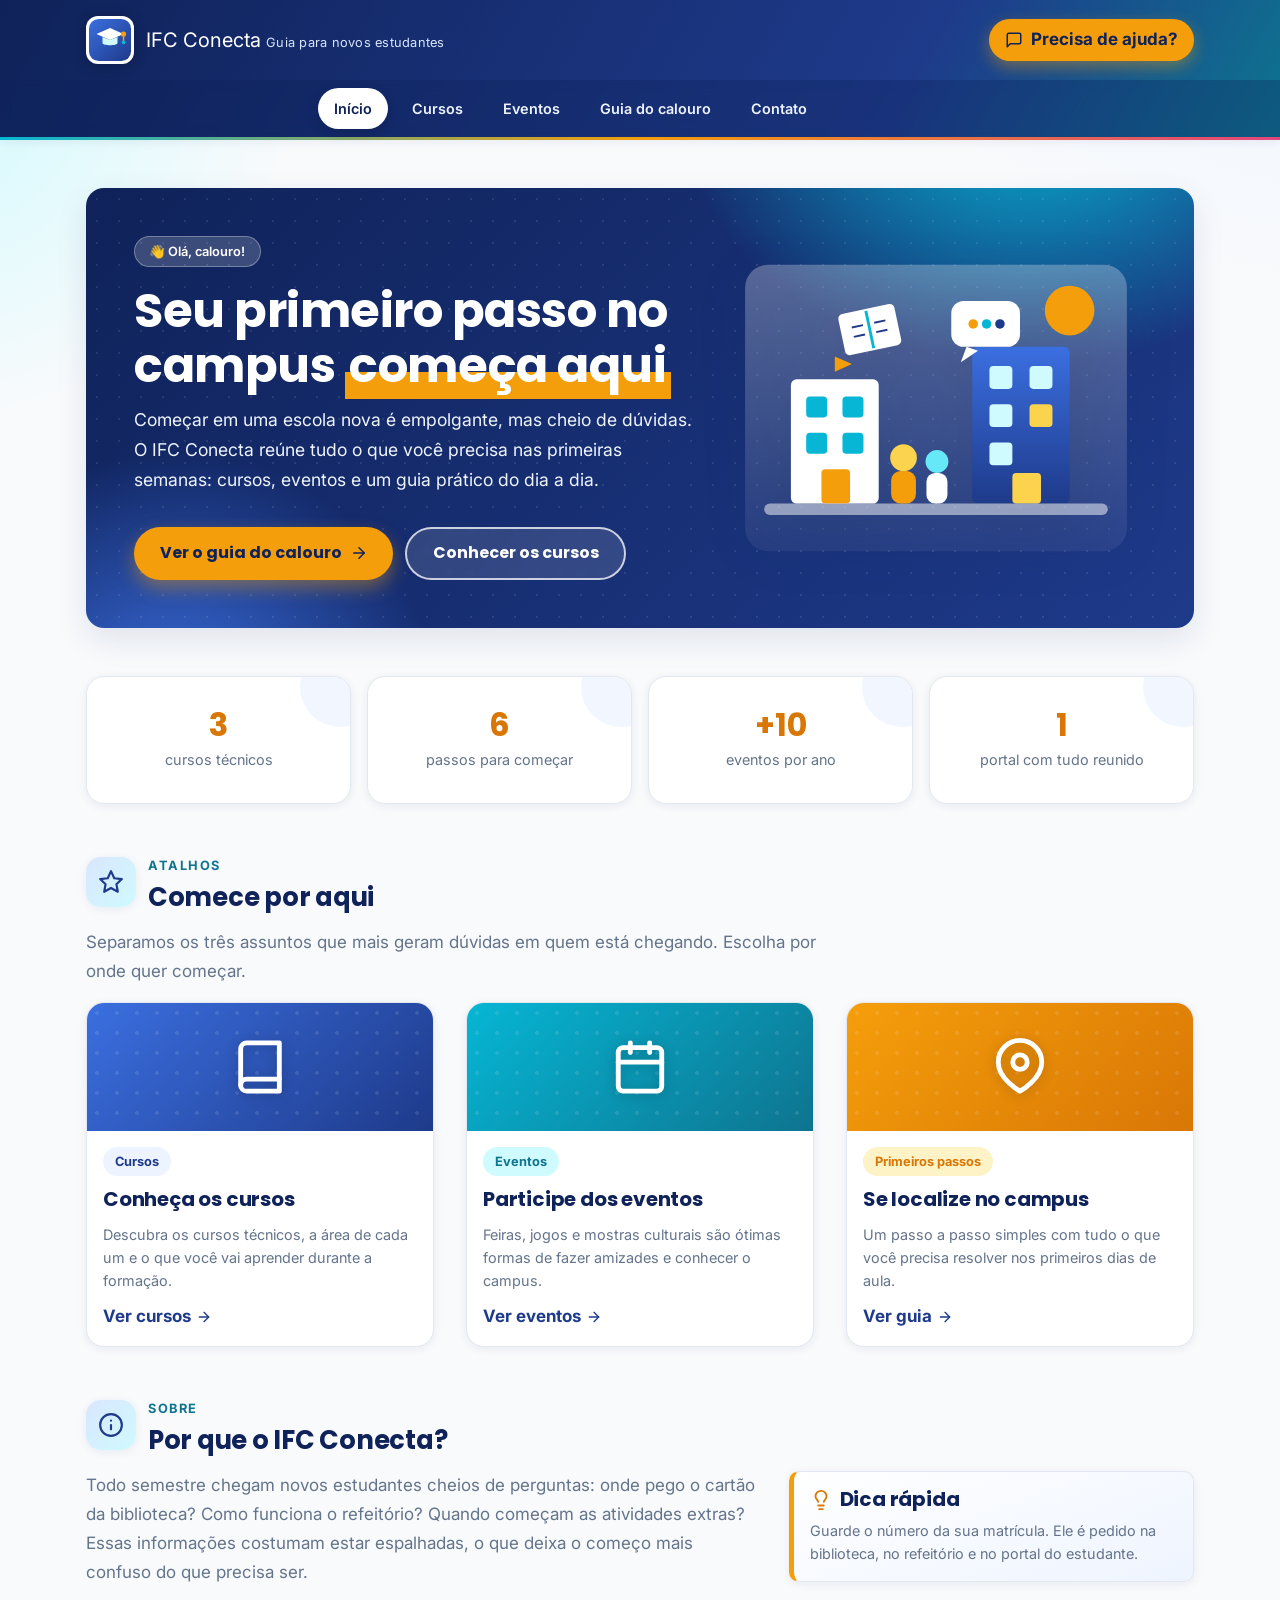
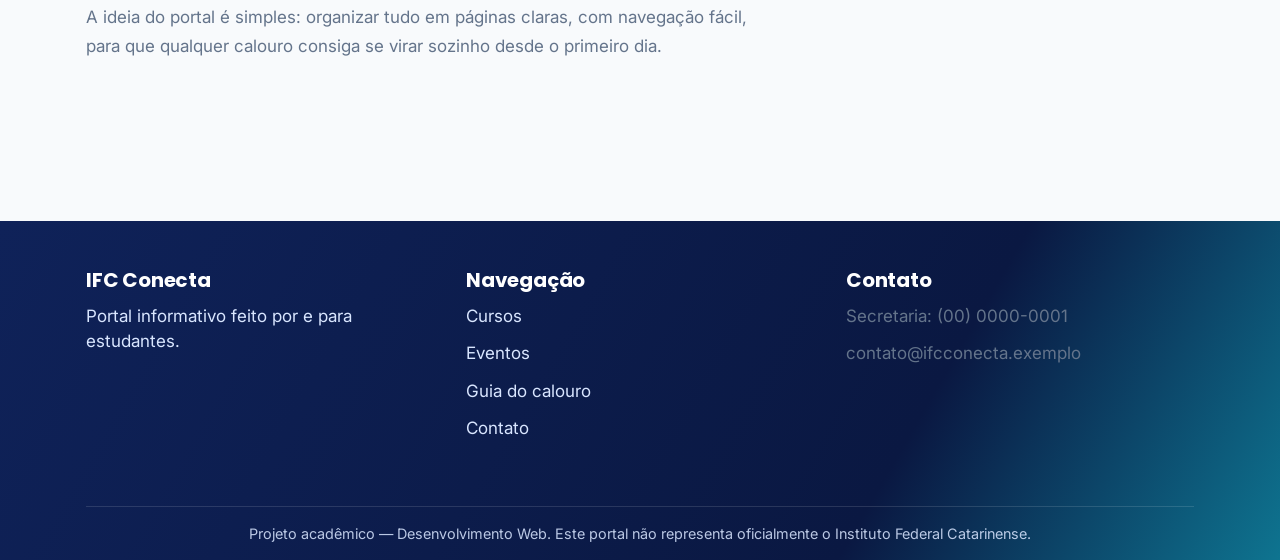
<file: index.html>
<!doctype html>
<html lang="pt-BR">
  <head>
    <meta charset="UTF-8" />
    <meta name="viewport" content="width=device-width, initial-scale=1.0" />
    <meta
      name="description"
      content="IFC Conecta: guia para novos estudantes do campus com informações sobre cursos, eventos e primeiros passos."
    />
    <title>IFC Conecta — Guia para novos estudantes</title>
    <link rel="stylesheet" href="./css/reset.css" />
    <link rel="preconnect" href="https://fonts.googleapis.com" />
    <link rel="preconnect" href="https://fonts.gstatic.com" crossorigin />
    <link
      href="https://fonts.googleapis.com/css2?family=Inter:wght@400;500;600&family=Poppins:wght@600;700&display=swap"
      rel="stylesheet"
    />
    <link rel="stylesheet" href="./css/base/tokens.css" />
    <link rel="stylesheet" href="./css/base/layout.css" />
    <link rel="stylesheet" href="./css/base/componentes.css" />
    <link rel="stylesheet" href="./inicio/inicio.css" />
  </head>

  <body>
    <a class="pular-conteudo" href="#conteudo">Pular para o conteúdo</a>

    <header class="cabecalho">
      <div class="container cabecalho__conteudo">
        <a class="cabecalho__marca" href="./index.html">
          <img
            class="cabecalho__logo"
            src="./images/logo.svg"
            alt="Logotipo do portal IFC Conecta"
          />
          <span>
            <span class="cabecalho__titulo">IFC Conecta</span>
            <span class="cabecalho__subtitulo">Guia para novos estudantes</span>
          </span>
        </a>

        <a class="cabecalho__cta" href="./contato/contato.html">
          <svg viewBox="0 0 24 24" width="18" height="18" fill="none" stroke="currentColor" stroke-width="2" stroke-linecap="round" stroke-linejoin="round" aria-hidden="true">
            <path d="M21 15a2 2 0 0 1-2 2H7l-4 4V5a2 2 0 0 1 2-2h14a2 2 0 0 1 2 2z" />
          </svg>
          Precisa de ajuda?
        </a>
      </div>

      <nav class="menu" aria-label="Menu principal">
        <ul class="menu__lista container">
          <li><a class="menu__link menu__link--ativo" href="./index.html">Início</a></li>
          <li><a class="menu__link" href="./cursos/cursos.html">Cursos</a></li>
          <li><a class="menu__link" href="./eventos/eventos.html">Eventos</a></li>
          <li><a class="menu__link" href="./guia/guia.html">Guia do calouro</a></li>
          <li><a class="menu__link" href="./contato/contato.html">Contato</a></li>
        </ul>
      </nav>
    </header>

    <main class="conteudo" id="conteudo">
      <div class="container">
        <section class="destaque" aria-labelledby="boas-vindas">
          <div class="destaque__texto">
            <span class="destaque__sobretitulo">👋 Olá, calouro!</span>
            <h2 class="destaque__titulo" id="boas-vindas">
              Seu primeiro passo no campus <mark>começa aqui</mark>
            </h2>
            <p class="destaque__descricao">
              Começar em uma escola nova é empolgante, mas cheio de dúvidas. O
              IFC Conecta reúne tudo o que você precisa nas primeiras semanas:
              cursos, eventos e um guia prático do dia a dia.
            </p>
            <div class="destaque__acoes">
              <a class="botao" href="./guia/guia.html">
                Ver o guia do calouro
                <svg viewBox="0 0 24 24" fill="none" stroke="currentColor" stroke-width="2" stroke-linecap="round" stroke-linejoin="round" aria-hidden="true">
                  <line x1="5" y1="12" x2="19" y2="12" />
                  <polyline points="12 5 19 12 12 19" />
                </svg>
              </a>
              <a class="botao botao--contorno" href="./cursos/cursos.html">Conhecer os cursos</a>
            </div>
          </div>
          <div class="destaque__ilustracao">
            <img
              src="./images/hero.svg"
              alt="Ilustração de estudantes chegando a um campus com prédios, livros e balões de conversa"
            />
          </div>
        </section>

        <section class="numeros" aria-label="Destaques do portal">
          <div class="numero">
            <p class="numero__valor">3</p>
            <p class="numero__rotulo">cursos técnicos</p>
          </div>
          <div class="numero">
            <p class="numero__valor">6</p>
            <p class="numero__rotulo">passos para começar</p>
          </div>
          <div class="numero">
            <p class="numero__valor">+10</p>
            <p class="numero__rotulo">eventos por ano</p>
          </div>
          <div class="numero">
            <p class="numero__valor">1</p>
            <p class="numero__rotulo">portal com tudo reunido</p>
          </div>
        </section>

        <section class="secao" aria-labelledby="destaques">
          <div class="secao__cabecalho">
            <span class="secao__icone" aria-hidden="true">
              <svg viewBox="0 0 24 24" fill="none" stroke="currentColor" stroke-width="2" stroke-linecap="round" stroke-linejoin="round">
                <polygon points="12 2 15 8.5 22 9.3 17 14 18.3 21 12 17.5 5.7 21 7 14 2 9.3 9 8.5 12 2" />
              </svg>
            </span>
            <div>
              <span class="sobretitulo">Atalhos</span>
              <h2 class="secao__titulo" id="destaques">Comece por aqui</h2>
            </div>
          </div>
          <p class="secao__texto">
            Separamos os três assuntos que mais geram dúvidas em quem está
            chegando. Escolha por onde quer começar.
          </p>

          <div class="cards">
            <article class="card">
              <div class="card__capa" aria-hidden="true">
                <svg viewBox="0 0 24 24" fill="none" stroke="currentColor" stroke-width="2" stroke-linecap="round" stroke-linejoin="round">
                  <path d="M4 19.5A2.5 2.5 0 0 1 6.5 17H20" />
                  <path d="M6.5 2H20v20H6.5A2.5 2.5 0 0 1 4 19.5v-15A2.5 2.5 0 0 1 6.5 2z" />
                </svg>
              </div>
              <div class="card__corpo">
                <span class="etiqueta">Cursos</span>
                <h3 class="card__titulo">Conheça os cursos</h3>
                <p class="card__texto">
                  Descubra os cursos técnicos, a área de cada um e o que você
                  vai aprender durante a formação.
                </p>
                <a class="card__link" href="./cursos/cursos.html">
                  Ver cursos
                  <svg viewBox="0 0 24 24" width="16" height="16" fill="none" stroke="currentColor" stroke-width="2" stroke-linecap="round" stroke-linejoin="round" aria-hidden="true">
                    <line x1="5" y1="12" x2="19" y2="12" />
                    <polyline points="12 5 19 12 12 19" />
                  </svg>
                </a>
              </div>
            </article>

            <article class="card">
              <div class="card__capa card__capa--coral" aria-hidden="true">
                <svg viewBox="0 0 24 24" fill="none" stroke="currentColor" stroke-width="2" stroke-linecap="round" stroke-linejoin="round">
                  <rect x="3" y="4" width="18" height="18" rx="2" />
                  <line x1="16" y1="2" x2="16" y2="6" />
                  <line x1="8" y1="2" x2="8" y2="6" />
                  <line x1="3" y1="10" x2="21" y2="10" />
                </svg>
              </div>
              <div class="card__corpo">
                <span class="etiqueta etiqueta--coral">Eventos</span>
                <h3 class="card__titulo">Participe dos eventos</h3>
                <p class="card__texto">
                  Feiras, jogos e mostras culturais são ótimas formas de fazer
                  amizades e conhecer o campus.
                </p>
                <a class="card__link" href="./eventos/eventos.html">
                  Ver eventos
                  <svg viewBox="0 0 24 24" width="16" height="16" fill="none" stroke="currentColor" stroke-width="2" stroke-linecap="round" stroke-linejoin="round" aria-hidden="true">
                    <line x1="5" y1="12" x2="19" y2="12" />
                    <polyline points="12 5 19 12 12 19" />
                  </svg>
                </a>
              </div>
            </article>

            <article class="card">
              <div class="card__capa card__capa--amarelo" aria-hidden="true">
                <svg viewBox="0 0 24 24" fill="none" stroke="currentColor" stroke-width="2" stroke-linecap="round" stroke-linejoin="round">
                  <path d="M21 10c0 7-9 12-9 12s-9-5-9-12a9 9 0 0 1 18 0z" />
                  <circle cx="12" cy="10" r="3" />
                </svg>
              </div>
              <div class="card__corpo">
                <span class="etiqueta etiqueta--amarelo">Primeiros passos</span>
                <h3 class="card__titulo">Se localize no campus</h3>
                <p class="card__texto">
                  Um passo a passo simples com tudo o que você precisa resolver
                  nos primeiros dias de aula.
                </p>
                <a class="card__link" href="./guia/guia.html">
                  Ver guia
                  <svg viewBox="0 0 24 24" width="16" height="16" fill="none" stroke="currentColor" stroke-width="2" stroke-linecap="round" stroke-linejoin="round" aria-hidden="true">
                    <line x1="5" y1="12" x2="19" y2="12" />
                    <polyline points="12 5 19 12 12 19" />
                  </svg>
                </a>
              </div>
            </article>
          </div>
        </section>

        <section class="secao" aria-labelledby="sobre-portal">
          <div class="secao__cabecalho">
            <span class="secao__icone" aria-hidden="true">
              <svg viewBox="0 0 24 24" fill="none" stroke="currentColor" stroke-width="2" stroke-linecap="round" stroke-linejoin="round">
                <circle cx="12" cy="12" r="10" />
                <line x1="12" y1="16" x2="12" y2="12" />
                <line x1="12" y1="8" x2="12.01" y2="8" />
              </svg>
            </span>
            <div>
              <span class="sobretitulo">Sobre</span>
              <h2 class="secao__titulo" id="sobre-portal">Por que o IFC Conecta?</h2>
            </div>
          </div>

          <div class="layout-com-aside">
            <div class="layout-com-aside__principal">
              <p class="secao__texto">
                Todo semestre chegam novos estudantes cheios de perguntas: onde
                pego o cartão da biblioteca? Como funciona o refeitório? Quando
                começam as atividades extras? Essas informações costumam estar
                espalhadas, o que deixa o começo mais confuso do que precisa
                ser.
              </p>
              <p class="secao__texto">
                A ideia do portal é simples: organizar tudo em páginas claras,
                com navegação fácil, para que qualquer calouro consiga se virar
                sozinho desde o primeiro dia.
              </p>
            </div>

            <aside class="dica" aria-label="Dica rápida">
              <h3 class="dica__titulo">
                <svg viewBox="0 0 24 24" fill="none" stroke="currentColor" stroke-width="2" stroke-linecap="round" stroke-linejoin="round" aria-hidden="true">
                  <path d="M9 18h6" />
                  <path d="M10 22h4" />
                  <path d="M15.09 14c.18-.98.65-1.74 1.41-2.5A4.65 4.65 0 0 0 18 8 6 6 0 0 0 6 8c0 1 .23 2.23 1.5 3.5A4.61 4.61 0 0 1 8.91 14" />
                </svg>
                Dica rápida
              </h3>
              <p>
                Guarde o número da sua matrícula. Ele é pedido na biblioteca, no
                refeitório e no portal do estudante.
              </p>
            </aside>
          </div>
        </section>
      </div>
    </main>

    <footer class="rodape">
      <div class="container rodape__conteudo">
        <div class="rodape__bloco">
          <h2 class="rodape__titulo">IFC Conecta</h2>
          <p>Portal informativo feito por e para estudantes.</p>
        </div>
        <div class="rodape__bloco">
          <h2 class="rodape__titulo">Navegação</h2>
          <ul class="contatos">
            <li><a href="./cursos/cursos.html">Cursos</a></li>
            <li><a href="./eventos/eventos.html">Eventos</a></li>
            <li><a href="./guia/guia.html">Guia do calouro</a></li>
            <li><a href="./contato/contato.html">Contato</a></li>
          </ul>
        </div>
        <div class="rodape__bloco">
          <h2 class="rodape__titulo">Contato</h2>
          <ul class="contatos">
            <li>Secretaria: (00) 0000-0001</li>
            <li>contato@ifcconecta.exemplo</li>
          </ul>
        </div>
        <p class="rodape__creditos">
          Projeto acadêmico — Desenvolvimento Web. Este portal não representa
          oficialmente o Instituto Federal Catarinense.
        </p>
      </div>
    </footer>
  </body>
</html>
</file>
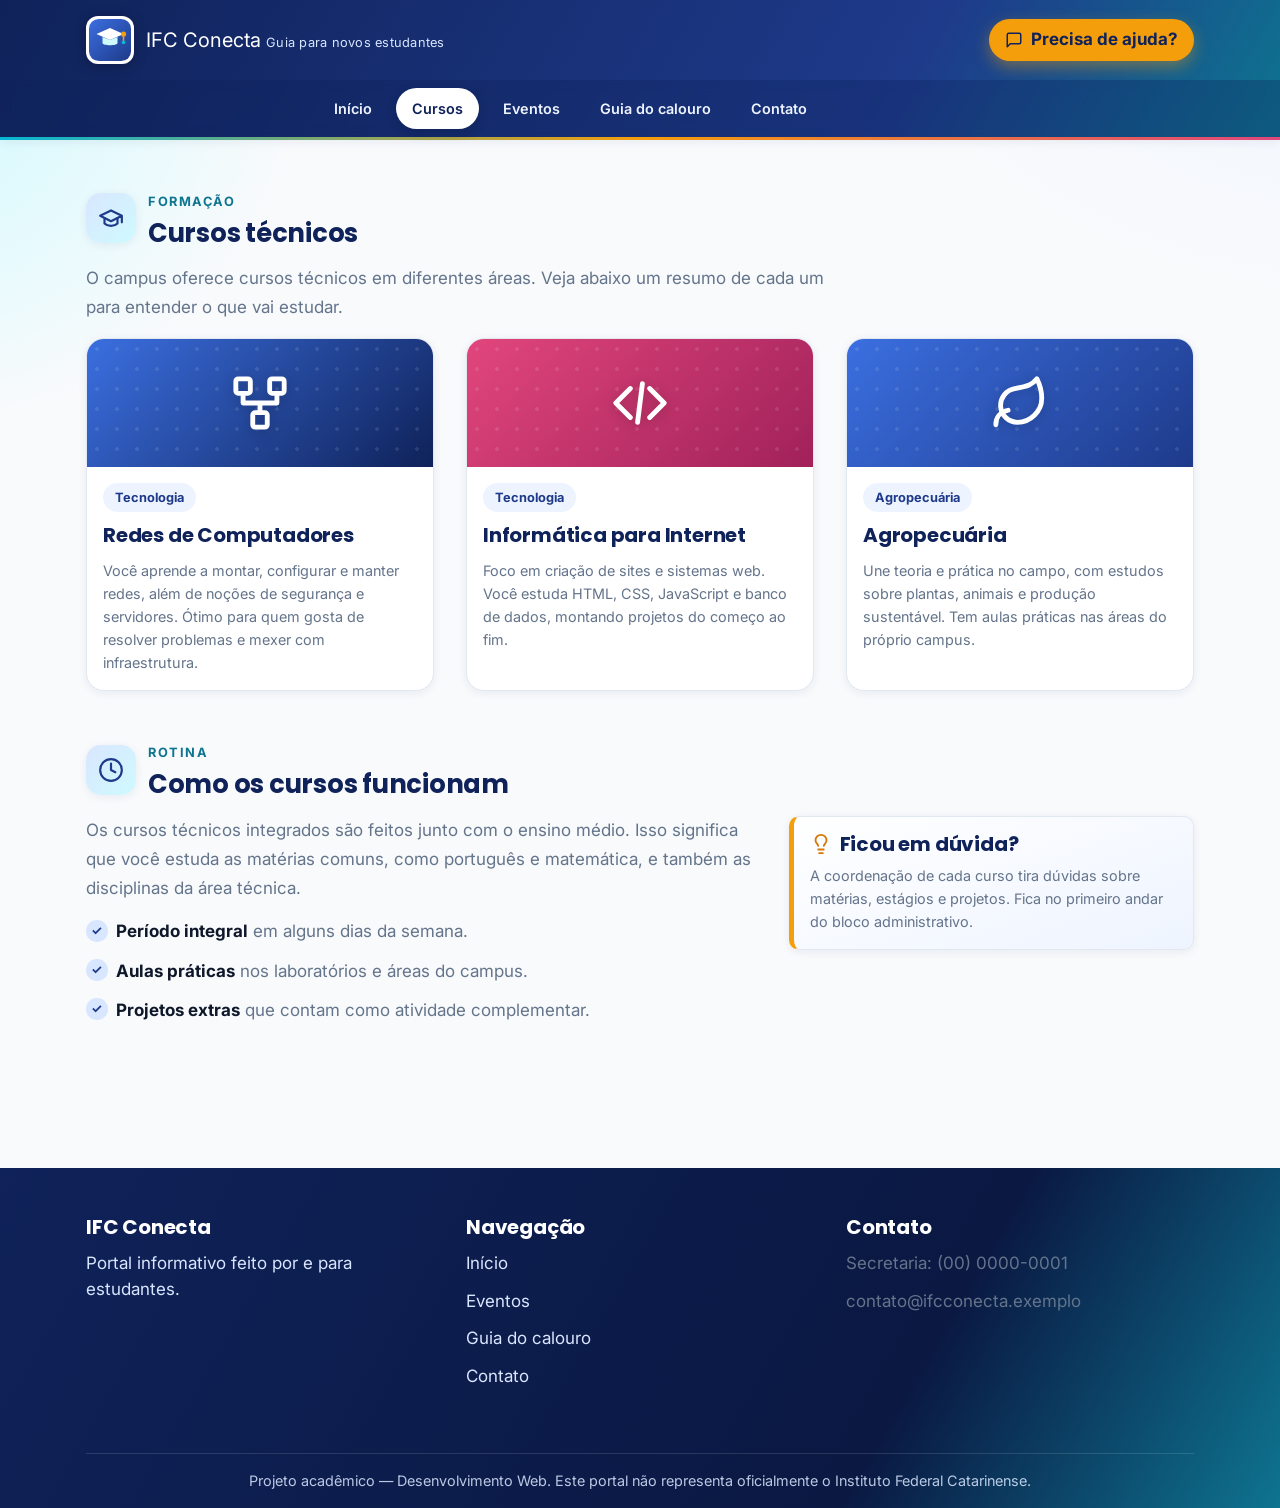
<file: cursos.html>
<!doctype html>
<html lang="pt-BR">
  <head>
    <meta charset="UTF-8" />
    <meta name="viewport" content="width=device-width, initial-scale=1.0" />
    <meta
      name="description"
      content="Conheça os cursos técnicos do campus: área, duração e o que você aprende em cada um."
    />
    <title>Cursos — IFC Conecta</title>
    <link rel="stylesheet" href="../css/reset.css" />
    <link rel="preconnect" href="https://fonts.googleapis.com" />
    <link rel="preconnect" href="https://fonts.gstatic.com" crossorigin />
    <link
      href="https://fonts.googleapis.com/css2?family=Inter:wght@400;500;600&family=Poppins:wght@600;700&display=swap"
      rel="stylesheet"
    />
    <link rel="stylesheet" href="../css/base/tokens.css" />
    <link rel="stylesheet" href="../css/base/layout.css" />
    <link rel="stylesheet" href="../css/base/componentes.css" />
    <link rel="stylesheet" href="./cursos.css" />
  </head>

  <body>
    <a class="pular-conteudo" href="#conteudo">Pular para o conteúdo</a>

    <header class="cabecalho">
      <div class="container cabecalho__conteudo">
        <a class="cabecalho__marca" href="../index.html">
          <img
            class="cabecalho__logo"
            src="../images/logo.svg"
            alt="Logotipo do portal IFC Conecta"
          />
          <span>
            <span class="cabecalho__titulo">IFC Conecta</span>
            <span class="cabecalho__subtitulo">Guia para novos estudantes</span>
          </span>
        </a>

        <a class="cabecalho__cta" href="../contato/contato.html">
          <svg viewBox="0 0 24 24" width="18" height="18" fill="none" stroke="currentColor" stroke-width="2" stroke-linecap="round" stroke-linejoin="round" aria-hidden="true">
            <path d="M21 15a2 2 0 0 1-2 2H7l-4 4V5a2 2 0 0 1 2-2h14a2 2 0 0 1 2 2z" />
          </svg>
          Precisa de ajuda?
        </a>
      </div>

      <nav class="menu" aria-label="Menu principal">
        <ul class="menu__lista container">
          <li><a class="menu__link" href="../index.html">Início</a></li>
          <li><a class="menu__link menu__link--ativo" href="./cursos.html">Cursos</a></li>
          <li><a class="menu__link" href="../eventos/eventos.html">Eventos</a></li>
          <li><a class="menu__link" href="../guia/guia.html">Guia do calouro</a></li>
          <li><a class="menu__link" href="../contato/contato.html">Contato</a></li>
        </ul>
      </nav>
    </header>

    <main class="conteudo" id="conteudo">
      <div class="container">
        <section class="secao" aria-labelledby="titulo-cursos">
          <div class="secao__cabecalho">
            <span class="secao__icone" aria-hidden="true">
              <svg viewBox="0 0 24 24" fill="none" stroke="currentColor" stroke-width="2" stroke-linecap="round" stroke-linejoin="round">
                <path d="M22 10v6M2 10l10-5 10 5-10 5z" />
                <path d="M6 12v5c3 3 9 3 12 0v-5" />
              </svg>
            </span>
            <div>
              <span class="sobretitulo">Formação</span>
              <h2 class="secao__titulo" id="titulo-cursos">Cursos técnicos</h2>
            </div>
          </div>
          <p class="secao__texto">
            O campus oferece cursos técnicos em diferentes áreas. Veja abaixo um
            resumo de cada um para entender o que vai estudar.
          </p>

          <div class="cards">
            <article class="card">
              <div class="card__capa card__capa--azul" aria-hidden="true">
                <svg viewBox="0 0 24 24" fill="none" stroke="currentColor" stroke-width="2" stroke-linecap="round" stroke-linejoin="round">
                  <rect x="2" y="2" width="6" height="6" rx="1" />
                  <rect x="16" y="2" width="6" height="6" rx="1" />
                  <rect x="9" y="16" width="6" height="6" rx="1" />
                  <path d="M5 8v4h14V8M12 12v4" />
                </svg>
              </div>
              <div class="card__corpo">
                <span class="etiqueta">Tecnologia</span>
                <h3 class="card__titulo">Redes de Computadores</h3>
                <p class="card__texto">
                  Você aprende a montar, configurar e manter redes, além de
                  noções de segurança e servidores. Ótimo para quem gosta de
                  resolver problemas e mexer com infraestrutura.
                </p>
              </div>
            </article>

            <article class="card">
              <div class="card__capa card__capa--roxo" aria-hidden="true">
                <svg viewBox="0 0 24 24" fill="none" stroke="currentColor" stroke-width="2" stroke-linecap="round" stroke-linejoin="round">
                  <polyline points="16 18 22 12 16 6" />
                  <polyline points="8 6 2 12 8 18" />
                  <line x1="13" y1="4" x2="11" y2="20" />
                </svg>
              </div>
              <div class="card__corpo">
                <span class="etiqueta">Tecnologia</span>
                <h3 class="card__titulo">Informática para Internet</h3>
                <p class="card__texto">
                  Foco em criação de sites e sistemas web. Você estuda HTML,
                  CSS, JavaScript e banco de dados, montando projetos do começo
                  ao fim.
                </p>
              </div>
            </article>

            <article class="card">
              <div class="card__capa" aria-hidden="true">
                <svg viewBox="0 0 24 24" fill="none" stroke="currentColor" stroke-width="2" stroke-linecap="round" stroke-linejoin="round">
                  <path d="M11 20A7 7 0 0 1 9.8 6.1C15.5 5 17 4.48 19 2c1 2 2 4.18 2 8 0 5.5-4.78 10-10 10z" />
                  <path d="M2 21c0-3 1.85-5.36 5.08-6" />
                </svg>
              </div>
              <div class="card__corpo">
                <span class="etiqueta">Agropecuária</span>
                <h3 class="card__titulo">Agropecuária</h3>
                <p class="card__texto">
                  Une teoria e prática no campo, com estudos sobre plantas,
                  animais e produção sustentável. Tem aulas práticas nas áreas
                  do próprio campus.
                </p>
              </div>
            </article>
          </div>
        </section>

        <section class="secao" aria-labelledby="como-funciona">
          <div class="secao__cabecalho">
            <span class="secao__icone" aria-hidden="true">
              <svg viewBox="0 0 24 24" fill="none" stroke="currentColor" stroke-width="2" stroke-linecap="round" stroke-linejoin="round">
                <circle cx="12" cy="12" r="10" />
                <polyline points="12 6 12 12 16 14" />
              </svg>
            </span>
            <div>
              <span class="sobretitulo">Rotina</span>
              <h2 class="secao__titulo" id="como-funciona">Como os cursos funcionam</h2>
            </div>
          </div>

          <div class="layout-com-aside">
            <div class="layout-com-aside__principal">
              <p class="secao__texto">
                Os cursos técnicos integrados são feitos junto com o ensino
                médio. Isso significa que você estuda as matérias comuns, como
                português e matemática, e também as disciplinas da área técnica.
              </p>
              <ul class="lista-check">
                <li><strong>Período integral</strong> em alguns dias da semana.</li>
                <li><strong>Aulas práticas</strong> nos laboratórios e áreas do campus.</li>
                <li><strong>Projetos extras</strong> que contam como atividade complementar.</li>
              </ul>
            </div>

            <aside class="dica" aria-label="Dica sobre matrícula">
              <h3 class="dica__titulo">
                <svg viewBox="0 0 24 24" fill="none" stroke="currentColor" stroke-width="2" stroke-linecap="round" stroke-linejoin="round" aria-hidden="true">
                  <path d="M9 18h6" /><path d="M10 22h4" />
                  <path d="M15.09 14c.18-.98.65-1.74 1.41-2.5A4.65 4.65 0 0 0 18 8 6 6 0 0 0 6 8c0 1 .23 2.23 1.5 3.5A4.61 4.61 0 0 1 8.91 14" />
                </svg>
                Ficou em dúvida?
              </h3>
              <p>
                A coordenação de cada curso tira dúvidas sobre matérias,
                estágios e projetos. Fica no primeiro andar do bloco
                administrativo.
              </p>
            </aside>
          </div>
        </section>
      </div>
    </main>

    <footer class="rodape">
      <div class="container rodape__conteudo">
        <div class="rodape__bloco">
          <h2 class="rodape__titulo">IFC Conecta</h2>
          <p>Portal informativo feito por e para estudantes.</p>
        </div>
        <div class="rodape__bloco">
          <h2 class="rodape__titulo">Navegação</h2>
          <ul class="contatos">
            <li><a href="../index.html">Início</a></li>
            <li><a href="../eventos/eventos.html">Eventos</a></li>
            <li><a href="../guia/guia.html">Guia do calouro</a></li>
            <li><a href="../contato/contato.html">Contato</a></li>
          </ul>
        </div>
        <div class="rodape__bloco">
          <h2 class="rodape__titulo">Contato</h2>
          <ul class="contatos">
            <li>Secretaria: (00) 0000-0001</li>
            <li>contato@ifcconecta.exemplo</li>
          </ul>
        </div>
        <p class="rodape__creditos">
          Projeto acadêmico — Desenvolvimento Web. Este portal não representa
          oficialmente o Instituto Federal Catarinense.
        </p>
      </div>
    </footer>
  </body>
</html>
</file>
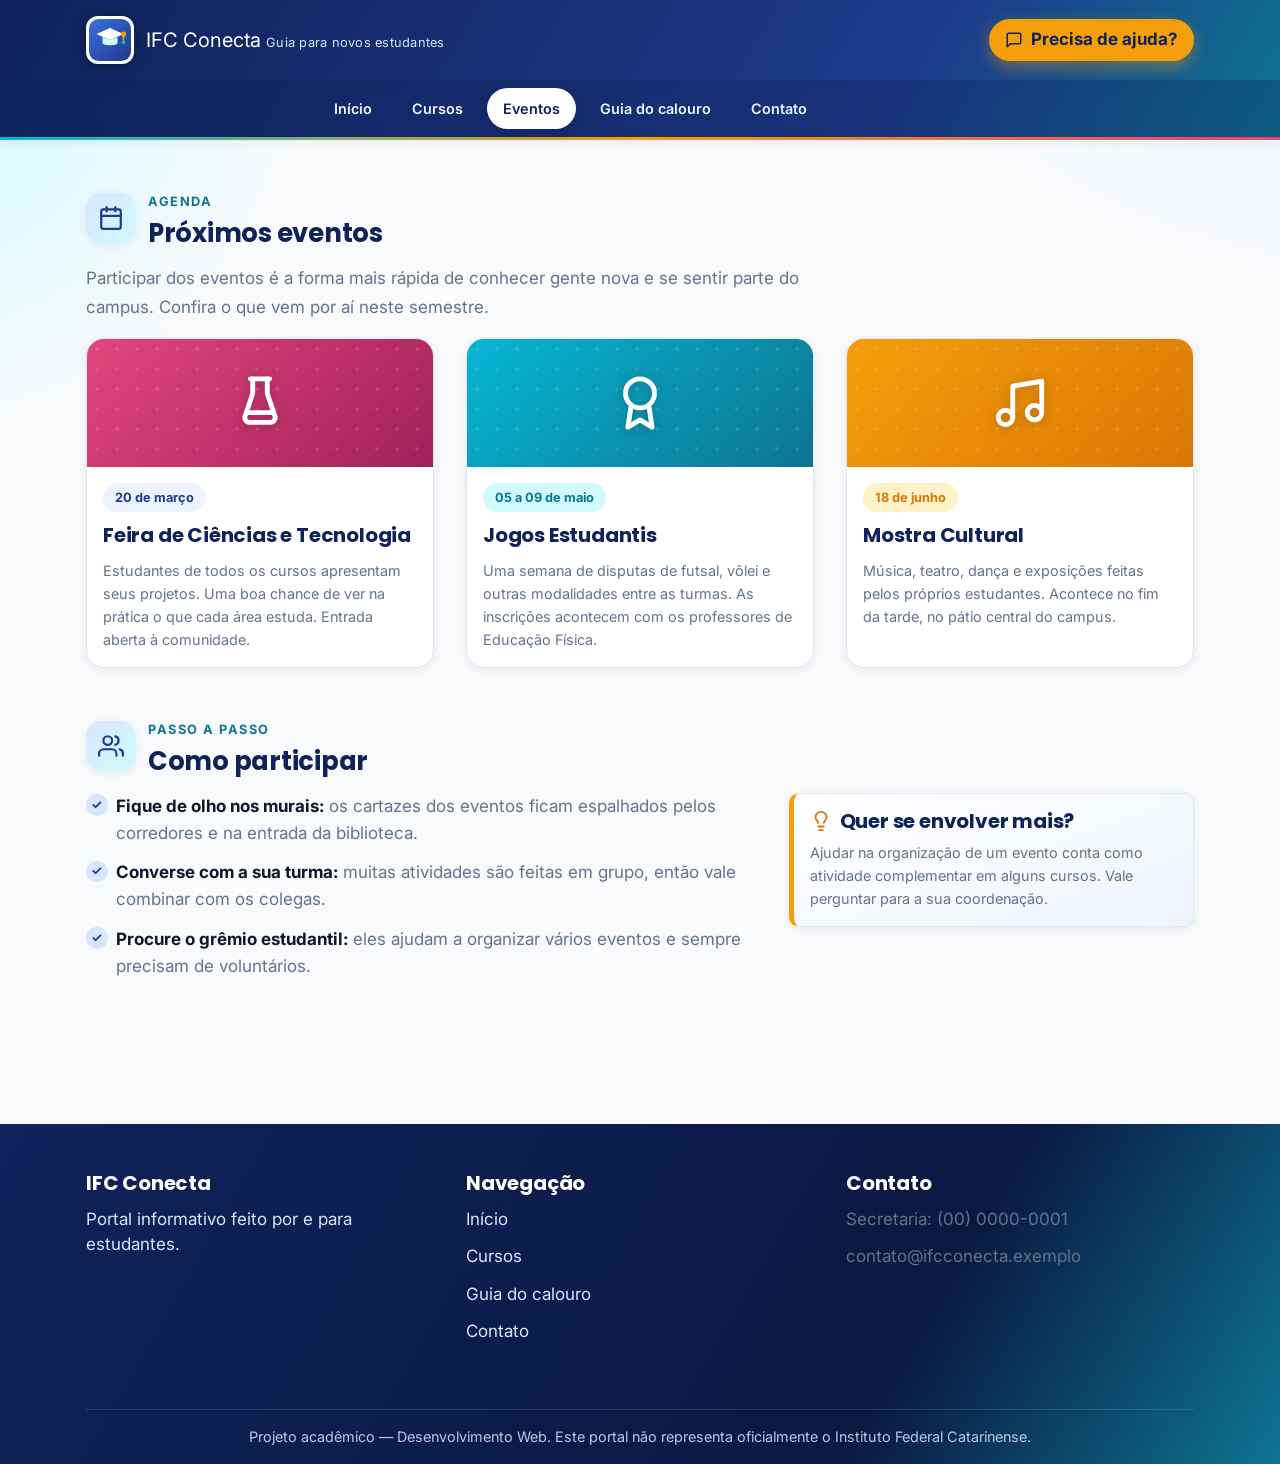
<file: eventos.html>
<!doctype html>
<html lang="pt-BR">
  <head>
    <meta charset="UTF-8" />
    <meta name="viewport" content="width=device-width, initial-scale=1.0" />
    <meta
      name="description"
      content="Veja os próximos eventos do campus: feira de ciências, jogos estudantis e mostra cultural."
    />
    <title>Eventos — IFC Conecta</title>
    <link rel="stylesheet" href="../css/reset.css" />
    <link rel="preconnect" href="https://fonts.googleapis.com" />
    <link rel="preconnect" href="https://fonts.gstatic.com" crossorigin />
    <link
      href="https://fonts.googleapis.com/css2?family=Inter:wght@400;500;600&family=Poppins:wght@600;700&display=swap"
      rel="stylesheet"
    />
    <link rel="stylesheet" href="../css/base/tokens.css" />
    <link rel="stylesheet" href="../css/base/layout.css" />
    <link rel="stylesheet" href="../css/base/componentes.css" />
    <link rel="stylesheet" href="./eventos.css" />
  </head>

  <body>
    <a class="pular-conteudo" href="#conteudo">Pular para o conteúdo</a>

    <header class="cabecalho">
      <div class="container cabecalho__conteudo">
        <a class="cabecalho__marca" href="../index.html">
          <img
            class="cabecalho__logo"
            src="../images/logo.svg"
            alt="Logotipo do portal IFC Conecta"
          />
          <span>
            <span class="cabecalho__titulo">IFC Conecta</span>
            <span class="cabecalho__subtitulo">Guia para novos estudantes</span>
          </span>
        </a>

        <a class="cabecalho__cta" href="../contato/contato.html">
          <svg viewBox="0 0 24 24" width="18" height="18" fill="none" stroke="currentColor" stroke-width="2" stroke-linecap="round" stroke-linejoin="round" aria-hidden="true">
            <path d="M21 15a2 2 0 0 1-2 2H7l-4 4V5a2 2 0 0 1 2-2h14a2 2 0 0 1 2 2z" />
          </svg>
          Precisa de ajuda?
        </a>
      </div>

      <nav class="menu" aria-label="Menu principal">
        <ul class="menu__lista container">
          <li><a class="menu__link" href="../index.html">Início</a></li>
          <li><a class="menu__link" href="../cursos/cursos.html">Cursos</a></li>
          <li><a class="menu__link menu__link--ativo" href="./eventos.html">Eventos</a></li>
          <li><a class="menu__link" href="../guia/guia.html">Guia do calouro</a></li>
          <li><a class="menu__link" href="../contato/contato.html">Contato</a></li>
        </ul>
      </nav>
    </header>

    <main class="conteudo" id="conteudo">
      <div class="container">
        <section class="secao" aria-labelledby="titulo-eventos">
          <div class="secao__cabecalho">
            <span class="secao__icone" aria-hidden="true">
              <svg viewBox="0 0 24 24" fill="none" stroke="currentColor" stroke-width="2" stroke-linecap="round" stroke-linejoin="round">
                <rect x="3" y="4" width="18" height="18" rx="2" />
                <line x1="16" y1="2" x2="16" y2="6" />
                <line x1="8" y1="2" x2="8" y2="6" />
                <line x1="3" y1="10" x2="21" y2="10" />
              </svg>
            </span>
            <div>
              <span class="sobretitulo">Agenda</span>
              <h2 class="secao__titulo" id="titulo-eventos">Próximos eventos</h2>
            </div>
          </div>
          <p class="secao__texto">
            Participar dos eventos é a forma mais rápida de conhecer gente nova
            e se sentir parte do campus. Confira o que vem por aí neste
            semestre.
          </p>

          <div class="cards">
            <article class="card">
              <div class="card__capa card__capa--roxo" aria-hidden="true">
                <svg viewBox="0 0 24 24" fill="none" stroke="currentColor" stroke-width="2" stroke-linecap="round" stroke-linejoin="round">
                  <path d="M9 2v6l-3 9a2 2 0 0 0 2 3h8a2 2 0 0 0 2-3l-3-9V2" />
                  <line x1="8" y1="2" x2="16" y2="2" />
                  <line x1="7" y1="16" x2="17" y2="16" />
                </svg>
              </div>
              <div class="card__corpo">
                <span class="etiqueta">20 de março</span>
                <h3 class="card__titulo">Feira de Ciências e Tecnologia</h3>
                <p class="card__texto">
                  Estudantes de todos os cursos apresentam seus projetos. Uma
                  boa chance de ver na prática o que cada área estuda. Entrada
                  aberta à comunidade.
                </p>
              </div>
            </article>

            <article class="card">
              <div class="card__capa card__capa--coral" aria-hidden="true">
                <svg viewBox="0 0 24 24" fill="none" stroke="currentColor" stroke-width="2" stroke-linecap="round" stroke-linejoin="round">
                  <circle cx="12" cy="8" r="6" />
                  <path d="M8.21 13.89 7 22l5-3 5 3-1.21-8.11" />
                </svg>
              </div>
              <div class="card__corpo">
                <span class="etiqueta etiqueta--coral">05 a 09 de maio</span>
                <h3 class="card__titulo">Jogos Estudantis</h3>
                <p class="card__texto">
                  Uma semana de disputas de futsal, vôlei e outras modalidades
                  entre as turmas. As inscrições acontecem com os professores de
                  Educação Física.
                </p>
              </div>
            </article>

            <article class="card">
              <div class="card__capa card__capa--amarelo" aria-hidden="true">
                <svg viewBox="0 0 24 24" fill="none" stroke="currentColor" stroke-width="2" stroke-linecap="round" stroke-linejoin="round">
                  <path d="M9 18V5l12-2v13" />
                  <circle cx="6" cy="18" r="3" />
                  <circle cx="18" cy="16" r="3" />
                </svg>
              </div>
              <div class="card__corpo">
                <span class="etiqueta etiqueta--amarelo">18 de junho</span>
                <h3 class="card__titulo">Mostra Cultural</h3>
                <p class="card__texto">
                  Música, teatro, dança e exposições feitas pelos próprios
                  estudantes. Acontece no fim da tarde, no pátio central do
                  campus.
                </p>
              </div>
            </article>
          </div>
        </section>

        <section class="secao" aria-labelledby="como-participar">
          <div class="secao__cabecalho">
            <span class="secao__icone" aria-hidden="true">
              <svg viewBox="0 0 24 24" fill="none" stroke="currentColor" stroke-width="2" stroke-linecap="round" stroke-linejoin="round">
                <path d="M17 21v-2a4 4 0 0 0-4-4H5a4 4 0 0 0-4 4v2" />
                <circle cx="9" cy="7" r="4" />
                <path d="M23 21v-2a4 4 0 0 0-3-3.87M16 3.13a4 4 0 0 1 0 7.75" />
              </svg>
            </span>
            <div>
              <span class="sobretitulo">Passo a passo</span>
              <h2 class="secao__titulo" id="como-participar">Como participar</h2>
            </div>
          </div>

          <div class="layout-com-aside">
            <div class="layout-com-aside__principal">
              <ul class="lista-check">
                <li>
                  <strong>Fique de olho nos murais:</strong> os cartazes dos
                  eventos ficam espalhados pelos corredores e na entrada da
                  biblioteca.
                </li>
                <li>
                  <strong>Converse com a sua turma:</strong> muitas atividades
                  são feitas em grupo, então vale combinar com os colegas.
                </li>
                <li>
                  <strong>Procure o grêmio estudantil:</strong> eles ajudam a
                  organizar vários eventos e sempre precisam de voluntários.
                </li>
              </ul>
            </div>

            <aside class="dica" aria-label="Dica sobre eventos">
              <h3 class="dica__titulo">
                <svg viewBox="0 0 24 24" fill="none" stroke="currentColor" stroke-width="2" stroke-linecap="round" stroke-linejoin="round" aria-hidden="true">
                  <path d="M9 18h6" /><path d="M10 22h4" />
                  <path d="M15.09 14c.18-.98.65-1.74 1.41-2.5A4.65 4.65 0 0 0 18 8 6 6 0 0 0 6 8c0 1 .23 2.23 1.5 3.5A4.61 4.61 0 0 1 8.91 14" />
                </svg>
                Quer se envolver mais?
              </h3>
              <p>
                Ajudar na organização de um evento conta como atividade
                complementar em alguns cursos. Vale perguntar para a sua
                coordenação.
              </p>
            </aside>
          </div>
        </section>
      </div>
    </main>

    <footer class="rodape">
      <div class="container rodape__conteudo">
        <div class="rodape__bloco">
          <h2 class="rodape__titulo">IFC Conecta</h2>
          <p>Portal informativo feito por e para estudantes.</p>
        </div>
        <div class="rodape__bloco">
          <h2 class="rodape__titulo">Navegação</h2>
          <ul class="contatos">
            <li><a href="../index.html">Início</a></li>
            <li><a href="../cursos/cursos.html">Cursos</a></li>
            <li><a href="../guia/guia.html">Guia do calouro</a></li>
            <li><a href="../contato/contato.html">Contato</a></li>
          </ul>
        </div>
        <div class="rodape__bloco">
          <h2 class="rodape__titulo">Contato</h2>
          <ul class="contatos">
            <li>Secretaria: (00) 0000-0001</li>
            <li>contato@ifcconecta.exemplo</li>
          </ul>
        </div>
        <p class="rodape__creditos">
          Projeto acadêmico — Desenvolvimento Web. Este portal não representa
          oficialmente o Instituto Federal Catarinense.
        </p>
      </div>
    </footer>
  </body>
</html>
</file>
<file: css/base/tokens.css>
:root {
  --azul-50: #eef4ff;
  --azul-100: #d9e6ff;
  --azul-200: #b7ceff;
  --azul-300: #85abff;
  --azul-500: #3b6fe0;
  --azul-700: #1e3a8a;
  --azul-900: #0f2259;

  --ciano-100: #cffafe;
  --ciano-300: #67e8f9;
  --ciano-500: #06b6d4;
  --ciano-700: #0e7490;

  --ambar-100: #fef3c7;
  --ambar-300: #fcd34d;
  --ambar-500: #f59e0b;
  --ambar-600: #d97706;

  --rosa-500: #e1467c;

  --slate-900: #0f172a;
  --slate-700: #334155;
  --slate-500: #64748b;
  --slate-200: #e2e8f0;
  --slate-100: #f1f5f9;
  --slate-50: #f8fafc;
  --branco: #ffffff;

  --cor-texto: var(--slate-900);
  --cor-texto-suave: var(--slate-500);
  --cor-fundo: var(--slate-50);
  --cor-borda: var(--slate-200);
  --cor-marca: var(--azul-700);
  --cor-acao: var(--ambar-500);

  --fonte-titulo: "Poppins", "Segoe UI", Arial, sans-serif;
  --fonte-corpo: "Inter", "Segoe UI", Arial, sans-serif;

  --t-xs: 0.8rem;
  --t-sm: 0.9rem;
  --t-base: 1.0625rem;
  --t-md: 1.25rem;
  --t-lg: 1.6rem;
  --t-xl: 2rem;
  --t-2xl: clamp(2rem, 4.5vw, 3rem);

  --e-xs: 0.5rem;
  --e-sm: 0.75rem;
  --e-md: 1rem;
  --e-lg: 2rem;
  --e-xl: 3rem;

  --raio: 18px;
  --raio-sm: 10px;
  --sombra-sm: 0 2px 10px rgba(15, 34, 89, 0.07);
  --sombra: 0 12px 32px rgba(15, 34, 89, 0.1);
  --sombra-forte: 0 22px 48px rgba(15, 34, 89, 0.18);
  --largura-max: 1140px;
  --transicao: 0.25s ease;
}

html {
  font-size: 100%;
  scroll-behavior: smooth;
}

body {
  margin: 0;
  color: var(--cor-texto);
  background-color: var(--cor-fundo);
  font-family: var(--fonte-corpo);
  font-size: var(--t-base);
  display: flex;
  flex-direction: column;
  min-height: 100vh;
  background-image:
    radial-gradient(55rem 40rem at 108% -10%, var(--azul-50), transparent 60%),
    radial-gradient(45rem 40rem at -8% 8%, var(--ciano-100), transparent 55%);
  background-attachment: fixed;
}

h1,
h2,
h3 {
  font-family: var(--fonte-titulo);
  line-height: 1.15;
  color: var(--azul-900);
  letter-spacing: -0.01em;
}

a {
  color: var(--azul-700);
}

::selection {
  background: var(--ambar-300);
  color: var(--azul-900);
}

::-webkit-scrollbar {
  width: 12px;
}

::-webkit-scrollbar-track {
  background: var(--slate-100);
}

::-webkit-scrollbar-thumb {
  background: var(--azul-200);
  border-radius: 999px;
  border: 3px solid var(--slate-100);
}

::-webkit-scrollbar-thumb:hover {
  background: var(--azul-300);
}

.container {
  width: 100%;
  max-width: var(--largura-max);
  margin: 0 auto;
  padding: 0 var(--e-md);
}

.pular-conteudo {
  position: absolute;
  left: -999px;
  top: 0;
  background: var(--ambar-500);
  color: var(--azul-900);
  padding: var(--e-sm) var(--e-md);
  border-radius: 0 0 var(--raio-sm) 0;
  z-index: 100;
  font-weight: 700;
}

.pular-conteudo:focus {
  left: 0;
}

@media (prefers-reduced-motion: reduce) {
  * {
    transition: none !important;
    scroll-behavior: auto !important;
  }
}
</file>
<file: css/base/layout.css>
.cabecalho {
  position: sticky;
  top: 0;
  z-index: 50;
  background: linear-gradient(120deg, var(--azul-900), var(--azul-700) 70%, var(--ciano-700));
  color: var(--branco);
  box-shadow: var(--sombra-sm);
  border-bottom: 3px solid transparent;
  border-image: linear-gradient(90deg, var(--ciano-500), var(--ambar-500), var(--rosa-500)) 1;
}

.cabecalho__conteudo {
  display: flex;
  flex-wrap: wrap;
  align-items: center;
  justify-content: space-between;
  gap: var(--e-md);
  padding: var(--e-md);
}

.cabecalho__marca {
  display: flex;
  align-items: center;
  gap: var(--e-sm);
  text-decoration: none;
}

.cabecalho__logo {
  width: 48px;
  height: 48px;
  filter: drop-shadow(0 2px 6px rgba(0, 0, 0, 0.25));
  transition: transform var(--transicao);
}

.cabecalho__marca:hover .cabecalho__logo {
  transform: rotate(-6deg) scale(1.05);
}

.cabecalho__titulo {
  color: var(--branco);
  font-size: var(--t-md);
  margin: 0;
}

.cabecalho__subtitulo {
  margin: 0;
  font-size: var(--t-xs);
  color: var(--azul-100);
  letter-spacing: 0.02em;
}

.cabecalho__cta {
  display: inline-flex;
  align-items: center;
  gap: var(--e-xs);
  background: var(--ambar-500);
  color: var(--azul-900);
  text-decoration: none;
  font-weight: 700;
  padding: var(--e-xs) var(--e-md);
  border-radius: 999px;
  box-shadow: 0 6px 16px rgba(245, 158, 11, 0.4);
  transition: transform var(--transicao), background var(--transicao);
}

.cabecalho__cta:hover {
  background: var(--ambar-300);
  transform: translateY(-2px);
}

.cabecalho__cta:focus-visible {
  outline: 3px solid #fff;
  outline-offset: 2px;
}

.menu {
  background: rgba(15, 34, 89, 0.3);
  backdrop-filter: blur(6px);
}

.menu__lista {
  list-style: none;
  margin: 0;
  padding: var(--e-xs) var(--e-md);
  display: flex;
  flex-wrap: wrap;
  justify-content: center;
  gap: var(--e-xs);
}

.menu__link {
  display: inline-flex;
  align-items: center;
  gap: 0.4rem;
  padding: 0.6rem var(--e-md);
  color: var(--azul-50);
  text-decoration: none;
  font-weight: 600;
  font-size: var(--t-sm);
  border-radius: 999px;
  transition: background var(--transicao), color var(--transicao);
}

.menu__link:hover {
  background: rgba(255, 255, 255, 0.16);
  color: #fff;
}

.menu__link:focus-visible {
  outline: 3px solid var(--ambar-300);
  outline-offset: 2px;
}

.menu__link--ativo {
  background: var(--branco);
  color: var(--azul-900);
  box-shadow: 0 4px 12px rgba(0, 0, 0, 0.15);
}

.menu__link--ativo:hover {
  background: var(--branco);
  color: var(--azul-900);
}

.conteudo {
  flex: 1;
  padding: var(--e-xl) 0;
}

.secao {
  margin-bottom: var(--e-xl);
}

.secao__cabecalho {
  display: flex;
  align-items: center;
  gap: var(--e-sm);
  margin-bottom: var(--e-md);
}

.secao__icone {
  flex-shrink: 0;
  width: 50px;
  height: 50px;
  display: grid;
  place-items: center;
  background: linear-gradient(135deg, var(--azul-100), var(--ciano-100));
  color: var(--azul-700);
  border-radius: 15px;
  box-shadow: var(--sombra-sm);
}

.secao__icone svg {
  width: 26px;
  height: 26px;
}

.secao__titulo {
  font-size: var(--t-lg);
  margin: 0;
}

.secao__texto {
  color: var(--cor-texto-suave);
  max-width: 68ch;
  margin-bottom: var(--e-md);
  line-height: 1.7;
}

.sobretitulo {
  display: inline-block;
  text-transform: uppercase;
  letter-spacing: 0.12em;
  font-size: var(--t-xs);
  font-weight: 700;
  color: var(--ciano-700);
  margin-bottom: var(--e-xs);
}

.layout-com-aside {
  display: flex;
  flex-wrap: wrap;
  gap: var(--e-lg);
  align-items: flex-start;
}

.layout-com-aside__principal {
  flex: 2 1 420px;
}

.rodape {
  background: linear-gradient(120deg, var(--azul-900), #0a1842 70%, var(--ciano-700));
  color: var(--azul-100);
  padding: var(--e-xl) 0 var(--e-md);
  margin-top: var(--e-xl);
}

.rodape__conteudo {
  display: flex;
  flex-wrap: wrap;
  justify-content: space-between;
  gap: var(--e-lg);
}

.rodape__bloco {
  flex: 1 1 220px;
}

.rodape a {
  color: var(--azul-100);
  text-decoration: none;
  transition: color var(--transicao);
}

.rodape a:hover {
  color: var(--ambar-300);
}

.rodape__titulo {
  color: #fff;
  font-size: var(--t-md);
  margin-bottom: var(--e-sm);
}

.rodape__creditos {
  width: 100%;
  text-align: center;
  font-size: var(--t-sm);
  color: var(--azul-100);
  opacity: 0.85;
  margin-top: var(--e-lg);
  padding-top: var(--e-md);
  border-top: 1px solid rgba(255, 255, 255, 0.15);
}

.contatos {
  list-style: none;
  padding: 0;
  margin: 0;
  display: flex;
  flex-direction: column;
  gap: var(--e-sm);
  color: var(--cor-texto-suave);
}

.contatos li {
  display: flex;
  align-items: center;
  gap: 0.5rem;
}

.contatos strong {
  color: var(--cor-texto);
}

.contatos svg {
  width: 18px;
  height: 18px;
  color: var(--azul-700);
  flex-shrink: 0;
}

@media (max-width: 768px) {
  .cabecalho__conteudo {
    flex-direction: column;
    text-align: center;
  }

  .secao__titulo {
    font-size: var(--t-md);
  }

  .conteudo {
    padding: var(--e-lg) 0;
  }
}

@media (max-width: 480px) {
  body {
    font-size: 1rem;
  }

  .menu__lista {
    flex-direction: column;
  }

  .menu__link {
    justify-content: center;
  }
}
</file>
<file: css/base/componentes.css>
.botao {
  display: inline-flex;
  align-items: center;
  gap: var(--e-xs);
  background: var(--ambar-500);
  color: var(--azul-900);
  text-decoration: none;
  font-family: var(--fonte-titulo);
  font-weight: 700;
  font-size: 1rem;
  padding: 0.8rem 1.6rem;
  border-radius: 999px;
  border: none;
  cursor: pointer;
  box-shadow: 0 8px 18px rgba(245, 158, 11, 0.4);
  transition: transform var(--transicao), box-shadow var(--transicao),
    background var(--transicao);
}

.botao:hover {
  background: var(--ambar-600);
  color: #fff;
  transform: translateY(-3px);
  box-shadow: 0 14px 26px rgba(245, 158, 11, 0.5);
}

.botao:focus-visible {
  outline: 3px solid #fff;
  outline-offset: 3px;
}

.botao svg {
  width: 18px;
  height: 18px;
}

.botao--contorno {
  background: rgba(255, 255, 255, 0.12);
  color: #fff;
  border: 2px solid rgba(255, 255, 255, 0.75);
  box-shadow: none;
  backdrop-filter: blur(2px);
}

.botao--contorno:hover {
  background: rgba(255, 255, 255, 0.22);
  color: #fff;
  box-shadow: none;
}

.botao--verde {
  background: var(--azul-700);
  color: #fff;
  box-shadow: 0 8px 18px rgba(30, 58, 138, 0.35);
}

.botao--verde:hover {
  background: var(--azul-900);
  color: #fff;
  box-shadow: 0 14px 26px rgba(30, 58, 138, 0.45);
}

.cards {
  display: flex;
  flex-wrap: wrap;
  gap: var(--e-lg);
}

.card {
  position: relative;
  flex: 1 1 300px;
  background: var(--branco);
  border: 1px solid var(--cor-borda);
  border-radius: var(--raio);
  box-shadow: var(--sombra-sm);
  overflow: hidden;
  display: flex;
  flex-direction: column;
  transition: transform var(--transicao), box-shadow var(--transicao),
    border-color var(--transicao);
}

.card::after {
  content: "";
  position: absolute;
  top: 0;
  left: 0;
  right: 0;
  height: 4px;
  background: linear-gradient(90deg, var(--azul-500), var(--ciano-500), var(--ambar-500));
  transform: scaleX(0);
  transform-origin: left;
  transition: transform var(--transicao);
}

.card:hover {
  transform: translateY(-8px);
  box-shadow: var(--sombra-forte);
  border-color: var(--azul-100);
}

.card:hover::after {
  transform: scaleX(1);
}

.card__capa {
  position: relative;
  height: 128px;
  display: grid;
  place-items: center;
  background: linear-gradient(135deg, var(--azul-500), var(--azul-700));
  overflow: hidden;
}

.card__capa::before {
  content: "";
  position: absolute;
  inset: 0;
  background-image: radial-gradient(rgba(255, 255, 255, 0.2) 2px, transparent 2px);
  background-size: 20px 20px;
  opacity: 0.5;
}

.card__capa--coral {
  background: linear-gradient(135deg, var(--ciano-500), var(--ciano-700));
}

.card__capa--amarelo {
  background: linear-gradient(135deg, var(--ambar-500), var(--ambar-600));
}

.card__capa--azul {
  background: linear-gradient(135deg, var(--azul-500), var(--azul-900));
}

.card__capa--roxo {
  background: linear-gradient(135deg, var(--rosa-500), #a1215a);
}

.card__capa svg {
  position: relative;
  z-index: 1;
  width: 58px;
  height: 58px;
  color: #fff;
  filter: drop-shadow(0 2px 6px rgba(0, 0, 0, 0.2));
  transition: transform var(--transicao);
}

.card:hover .card__capa svg {
  transform: scale(1.12) rotate(-4deg);
}

.card__corpo {
  padding: var(--e-md);
  display: flex;
  flex-direction: column;
  gap: var(--e-sm);
  flex: 1;
}

.card__titulo {
  font-size: var(--t-md);
  margin: 0;
}

.card__texto {
  color: var(--cor-texto-suave);
  font-size: var(--t-sm);
  line-height: 1.6;
  margin: 0;
  flex: 1;
}

.etiqueta {
  display: inline-flex;
  align-items: center;
  gap: 0.35rem;
  align-self: flex-start;
  background: var(--azul-50);
  color: var(--azul-700);
  font-size: var(--t-xs);
  font-weight: 700;
  padding: 0.3rem 0.75rem;
  border-radius: 999px;
}

.etiqueta--coral {
  background: var(--ciano-100);
  color: var(--ciano-700);
}

.etiqueta--amarelo {
  background: var(--ambar-100);
  color: var(--ambar-600);
}

.card__link {
  display: inline-flex;
  align-items: center;
  gap: 0.3rem;
  align-self: flex-start;
  font-weight: 700;
  color: var(--azul-700);
  text-decoration: none;
  transition: gap var(--transicao), color var(--transicao);
}

.card__link:hover {
  color: var(--ambar-600);
  gap: 0.6rem;
}

.card__link:focus-visible {
  outline: 3px solid var(--ambar-300);
  outline-offset: 3px;
  border-radius: 4px;
}

.dica {
  flex: 1 1 280px;
  position: relative;
  background: linear-gradient(160deg, #fff, var(--azul-50));
  border: 1px solid var(--cor-borda);
  border-left: 5px solid var(--ambar-500);
  border-radius: var(--raio-sm);
  padding: var(--e-md);
  box-shadow: var(--sombra-sm);
}

.dica__titulo {
  display: flex;
  align-items: center;
  gap: 0.5rem;
  color: var(--azul-900);
  font-size: var(--t-md);
  margin-bottom: var(--e-xs);
}

.dica__titulo svg {
  width: 22px;
  height: 22px;
  color: var(--ambar-600);
}

.dica p {
  color: var(--cor-texto-suave);
  font-size: var(--t-sm);
  line-height: 1.6;
  margin: 0;
}

.lista-check {
  list-style: none;
  padding: 0;
  margin: 0;
  display: flex;
  flex-direction: column;
  gap: var(--e-sm);
  color: var(--cor-texto-suave);
}

.lista-check li {
  position: relative;
  padding-left: 1.9rem;
  line-height: 1.6;
}

.lista-check li::before {
  content: "✓";
  position: absolute;
  left: 0;
  top: 0.1rem;
  width: 1.35rem;
  height: 1.35rem;
  display: grid;
  place-items: center;
  background: var(--azul-100);
  color: var(--azul-700);
  border-radius: 50%;
  font-size: var(--t-xs);
  font-weight: 700;
}

.lista-check strong {
  color: var(--cor-texto);
}
</file>
<file: inicio/inicio.css>
.destaque {
  position: relative;
  overflow: hidden;
  background:
    radial-gradient(40rem 30rem at 85% -20%, var(--ciano-500), transparent 55%),
    radial-gradient(30rem 30rem at 8% 120%, var(--azul-500), transparent 55%),
    linear-gradient(135deg, var(--azul-900), var(--azul-700));
  color: #fff;
  border-radius: var(--raio);
  padding: var(--e-xl);
  margin-bottom: var(--e-xl);
  box-shadow: var(--sombra);
  display: flex;
  flex-wrap: wrap;
  align-items: center;
  gap: var(--e-lg);
}

.destaque::before {
  content: "";
  position: absolute;
  inset: 0;
  background-image: radial-gradient(rgba(255, 255, 255, 0.16) 1.5px, transparent 1.5px);
  background-size: 22px 22px;
  opacity: 0.6;
  pointer-events: none;
}

.destaque__texto {
  position: relative;
  z-index: 1;
  flex: 1 1 340px;
}

.destaque__sobretitulo {
  display: inline-block;
  background: rgba(255, 255, 255, 0.18);
  border: 1px solid rgba(255, 255, 255, 0.3);
  padding: 0.3rem 0.9rem;
  border-radius: 999px;
  font-size: var(--t-xs);
  font-weight: 600;
  margin-bottom: var(--e-md);
}

.destaque__titulo {
  color: #fff;
  font-size: var(--t-2xl);
  margin-bottom: var(--e-sm);
}

.destaque__titulo mark {
  background: linear-gradient(transparent 60%, var(--ambar-500) 60%);
  color: #fff;
  padding: 0 0.1em;
}

.destaque__descricao {
  color: var(--azul-50);
  font-size: 1.1rem;
  line-height: 1.7;
  max-width: 54ch;
  margin-bottom: var(--e-lg);
}

.destaque__acoes {
  display: flex;
  flex-wrap: wrap;
  gap: var(--e-sm);
}

.destaque__ilustracao {
  position: relative;
  z-index: 1;
  flex: 1 1 280px;
  max-width: 420px;
}

.destaque__ilustracao img {
  width: 100%;
  height: auto;
  filter: drop-shadow(0 12px 24px rgba(15, 34, 89, 0.35));
  animation: flutuar 5s ease-in-out infinite;
}

@keyframes flutuar {
  0%, 100% { transform: translateY(0); }
  50% { transform: translateY(-10px); }
}

.numeros {
  display: flex;
  flex-wrap: wrap;
  gap: var(--e-md);
  margin-bottom: var(--e-xl);
}

.numero {
  position: relative;
  overflow: hidden;
  flex: 1 1 200px;
  background: var(--branco);
  border: 1px solid var(--cor-borda);
  border-radius: var(--raio);
  padding: var(--e-lg) var(--e-md);
  text-align: center;
  box-shadow: var(--sombra-sm);
  transition: transform var(--transicao), box-shadow var(--transicao);
}

.numero:hover {
  transform: translateY(-4px);
  box-shadow: var(--sombra);
}

.numero::before {
  content: "";
  position: absolute;
  top: -30px;
  right: -30px;
  width: 80px;
  height: 80px;
  border-radius: 50%;
  background: var(--azul-50);
  opacity: 0.8;
}

.numero__valor {
  position: relative;
  font-family: var(--fonte-titulo);
  font-size: var(--t-xl);
  font-weight: 700;
  color: var(--ambar-600);
  line-height: 1;
}

.numero__rotulo {
  position: relative;
  color: var(--cor-texto-suave);
  font-size: var(--t-sm);
  margin-top: var(--e-xs);
}

@media (max-width: 768px) {
  .destaque {
    padding: var(--e-lg);
  }
}

@media (max-width: 480px) {
  .destaque__acoes {
    flex-direction: column;
  }

  .destaque__acoes .botao {
    justify-content: center;
  }
}

@media (prefers-reduced-motion: reduce) {
  .destaque__ilustracao img {
    animation: none !important;
  }
}
</file>
<file: cursos.css>

</file>
<file: eventos.css>

</file>
